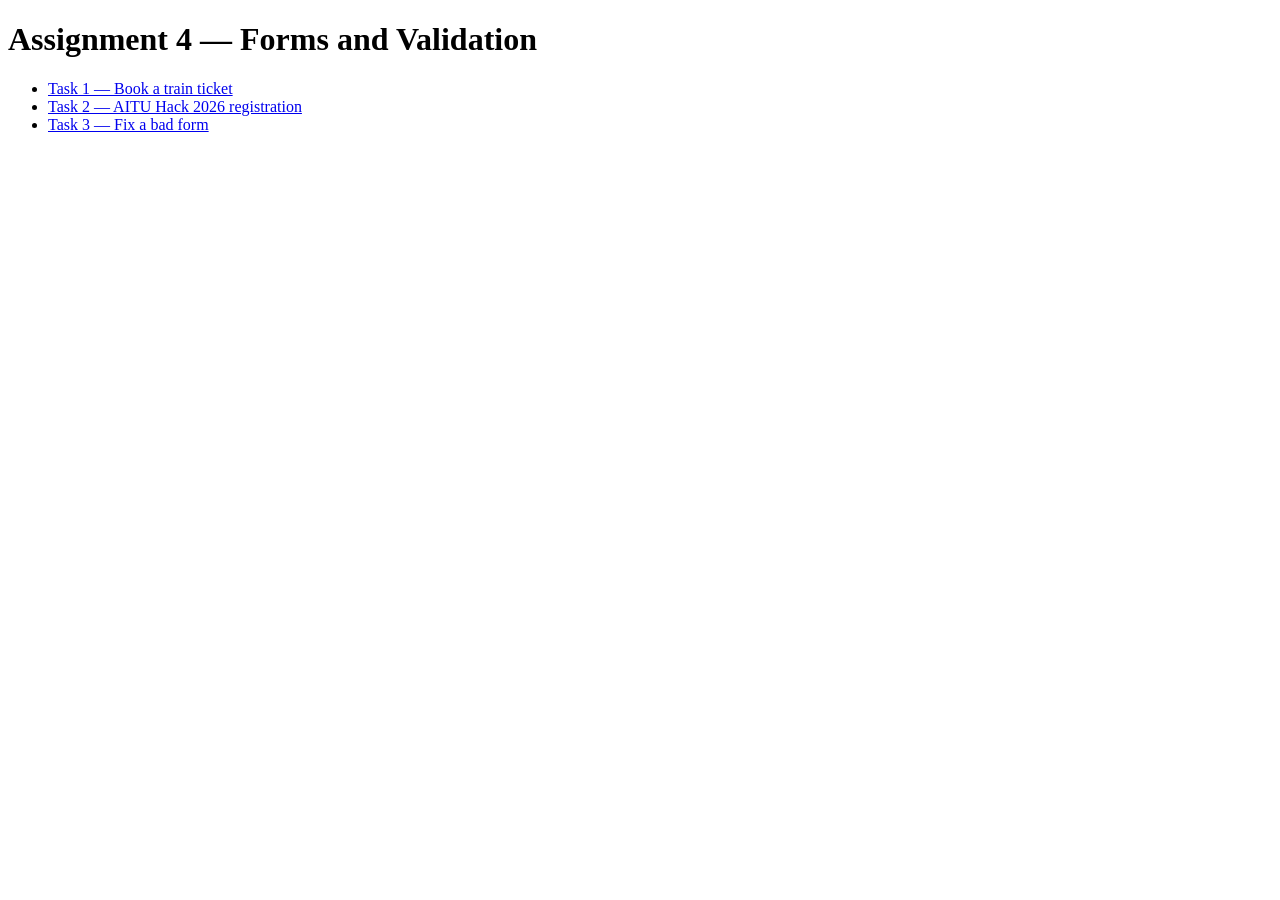
<file: index.html>
<!DOCTYPE html>
<html lang="en">
<head>
  <meta charset="UTF-8">
  <meta name="viewport" content="width=device-width, initial-scale=1.0">
  <title>Assignment 4 — Forms and Validation</title>
</head>
<body>
  <h1>Assignment 4 — Forms and Validation</h1>
  <ul>
    <li><a href="task1.html">Task 1 — Book a train ticket</a></li>
    <li><a href="task2.html">Task 2 — AITU Hack 2026 registration</a></li>
    <li><a href="task3.html">Task 3 — Fix a bad form</a></li>
  </ul>
</body>
</html>
</file>
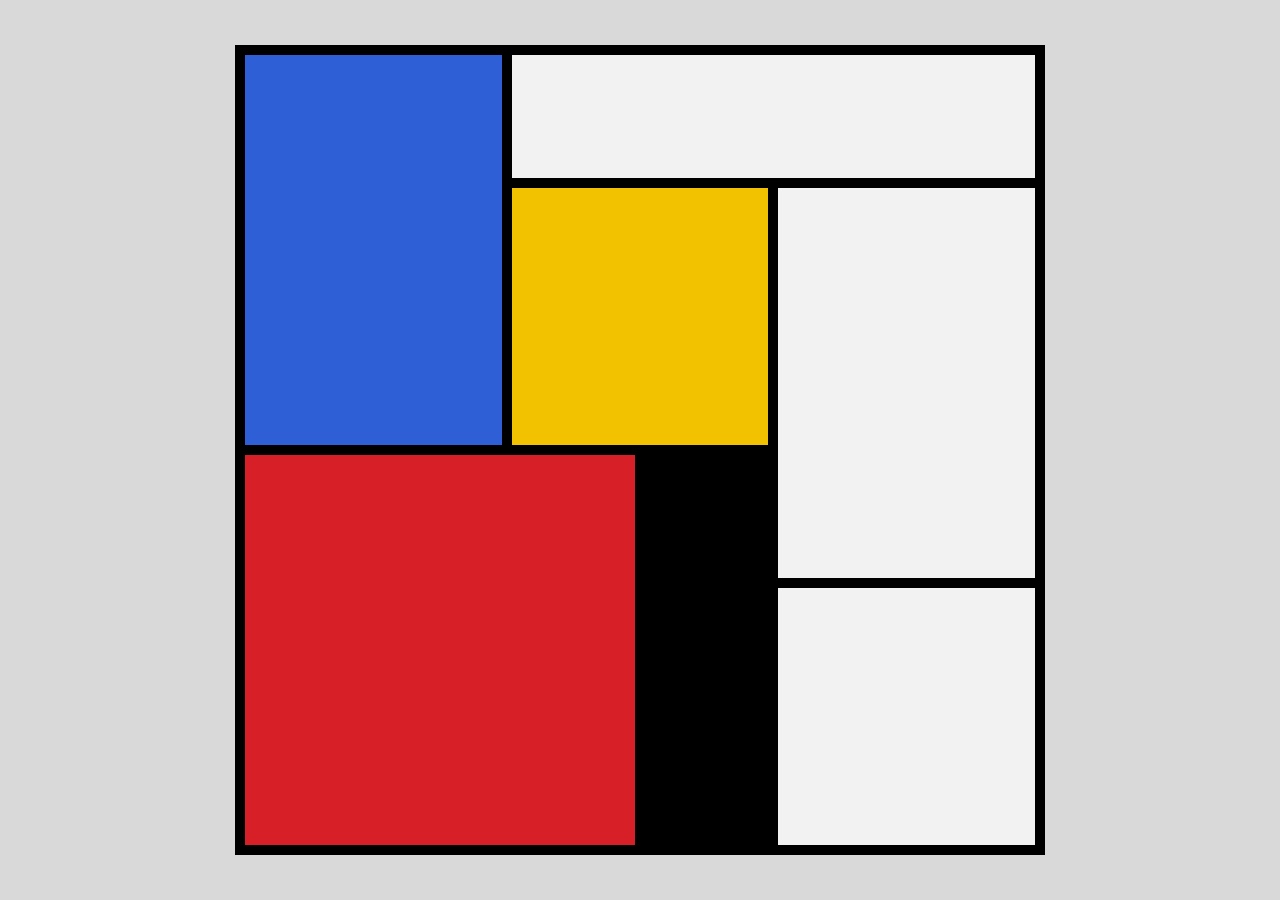
<file: task1/index.html>
<!DOCTYPE html>
<html lang="en">
<head>
  <meta charset="UTF-8">
  <meta name="viewport" content="width=device-width, initial-scale=1.0">
  <title>Task 1 - Geometric Composition</title>
  <link rel="stylesheet" href="style.css">
</head>
<body>
  <div class="composition">
    <div class="block blue"></div>
    <div class="block top-strip"></div>
    <div class="block yellow"></div>
    <div class="block light-1"></div>
    <div class="block red"></div>
    <div class="block black"></div>
    <div class="block light-2"></div>
  </div>
</body>
</html>
</file>
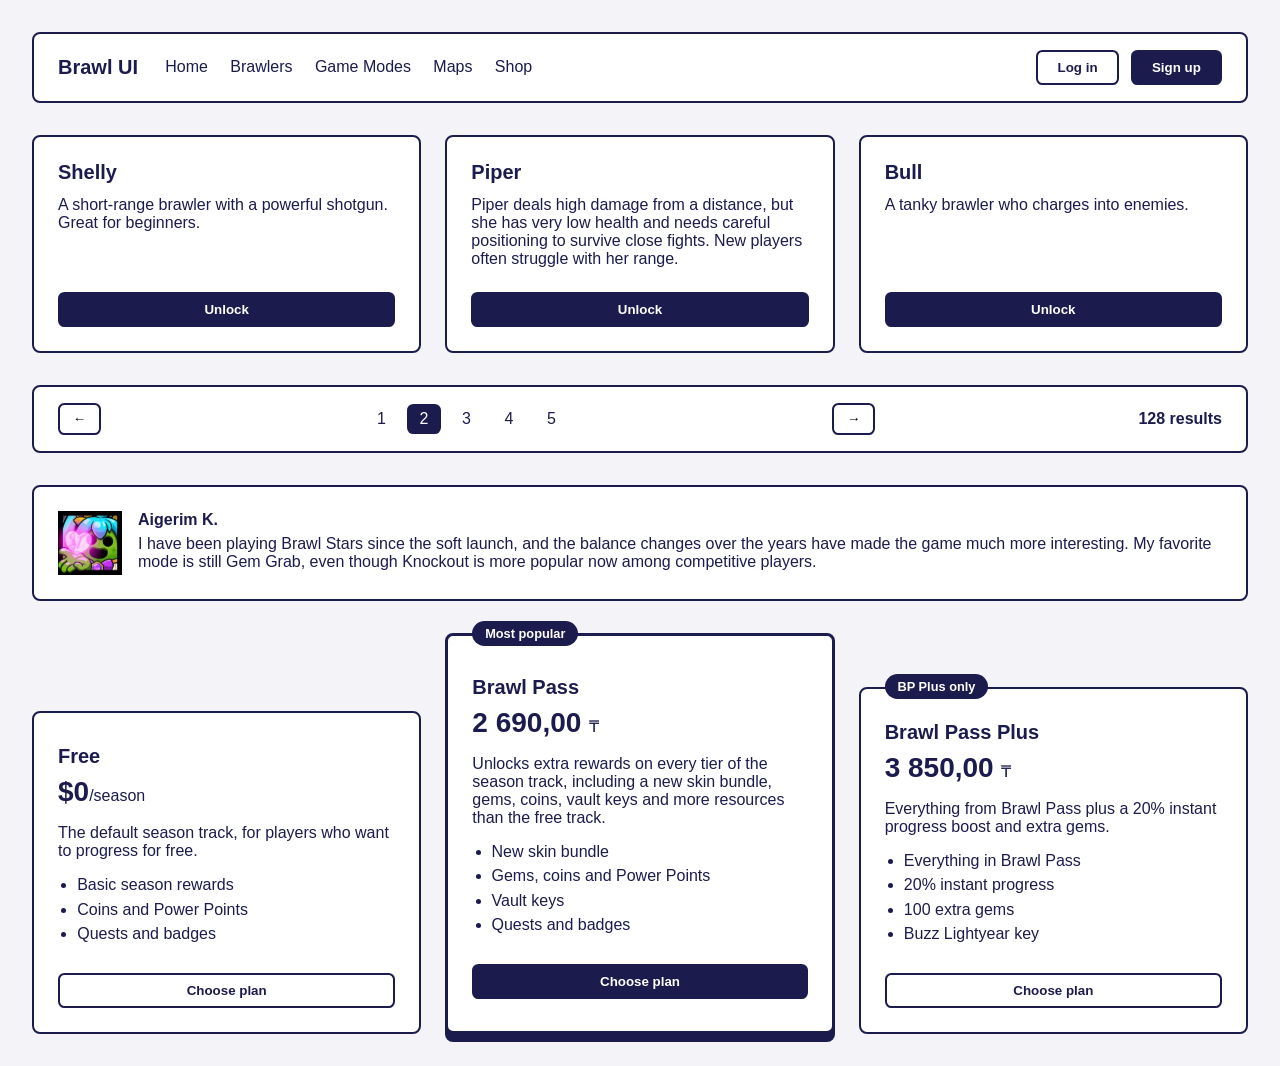
<file: task2/index.html>
<!DOCTYPE html>
<html lang="en">
<head>
  <meta charset="UTF-8">
  <meta name="viewport" content="width=device-width, initial-scale=1.0">
  <title>Task 2 - Component Library (Flexbox)</title>
  <link rel="stylesheet" href="style.css">
</head>
<body>

  <nav class="navbar">
    <div class="navbar__logo">Brawl UI</div>
    <ul class="navbar__links">
      <li><a href="#">Home</a></li>
      <li><a href="#">Brawlers</a></li>
      <li><a href="#">Game Modes</a></li>
      <li><a href="#">Maps</a></li>
      <li><a href="#">Shop</a></li>
    </ul>
    <div class="navbar__buttons">
      <button class="btn btn--ghost">Log in</button>
      <button class="btn btn--primary">Sign up</button>
    </div>
  </nav>


  <section class="cards">
    <article class="card">
      <h3 class="card__title">Shelly</h3>
      <p class="card__text">A short-range brawler with a powerful shotgun. Great for beginners.</p>
      <button class="btn btn--primary">Unlock</button>
    </article>

    <article class="card">
      <h3 class="card__title">Piper</h3>
      <p class="card__text">Piper deals high damage from a distance, but she has very low health and needs careful positioning to survive close fights. New players often struggle with her range.</p>
      <button class="btn btn--primary">Unlock</button>
    </article>

    <article class="card">
      <h3 class="card__title">Bull</h3>
      <p class="card__text">A tanky brawler who charges into enemies.</p>
      <button class="btn btn--primary">Unlock</button>
    </article>
  </section>

    
  <nav class="pagination" aria-label="Pagination">
    <button class="pagination__arrow" aria-label="Previous page">&larr;</button>

    <ul class="pagination__pages">
      <li><a href="#">1</a></li>
      <li><a href="#" class="is-active">2</a></li>
      <li><a href="#">3</a></li>
      <li><a href="#">4</a></li>
      <li><a href="#">5</a></li>
    </ul>

    <button class="pagination__arrow" aria-label="Next page">&rarr;</button>

    <span class="pagination__count">128 results</span>
  </nav>

  <div class="comment">
    <img class="comment__avatar" src="images/avatar.jpeg" alt="Avatar of the comment author">
    <div class="comment__body">
      <p class="comment__author">Aigerim K.</p>
      <p class="comment__text">I have been playing Brawl Stars since the soft launch, and the balance changes over the years have made the game much more interesting. My favorite mode is still Gem Grab, even though Knockout is more popular now among competitive players.</p>
    </div>
  </div>

  <section class="pricing">
    <article class="plan">
      <h3 class="plan__title">Free</h3>
      <p class="plan__price">$0<span>/season</span></p>
      <p class="plan__desc">The default season track, for players who want to progress for free.</p>
      <ul class="plan__features">
        <li>Basic season rewards</li>
        <li>Coins and Power Points</li>
        <li>Quests and badges</li>
      </ul>
      <button class="btn btn--ghost">Choose plan</button>
    </article>

    <article class="plan plan--recommended">
      <p class="plan__badge">Most popular</p>
      <h3 class="plan__title">Brawl Pass</h3>
      <p class="plan__price">2 690,00 <span>₸</span></p>
      <p class="plan__desc">Unlocks extra rewards on every tier of the season track, including a new skin bundle, gems, coins, vault keys and more resources than the free track.</p>
      <ul class="plan__features">
        <li>New skin bundle</li>
        <li>Gems, coins and Power Points</li>
        <li>Vault keys</li>
        <li>Quests and badges</li>
      </ul>
      <button class="btn btn--primary">Choose plan</button>
    </article>

    <article class="plan">
      <p class="plan__badge">BP Plus only</p>
      <h3 class="plan__title">Brawl Pass Plus</h3>
      <p class="plan__price">3 850,00 <span>₸</span></p>
      <p class="plan__desc">Everything from Brawl Pass plus a 20% instant progress boost and extra gems.</p>
      <ul class="plan__features">
        <li>Everything in Brawl Pass</li>
        <li>20% instant progress</li>
        <li>100 extra gems</li>
        <li>Buzz Lightyear key</li>
      </ul>
      <button class="btn btn--ghost">Choose plan</button>
    </article>
  </section>
</body>
</html>
</file>
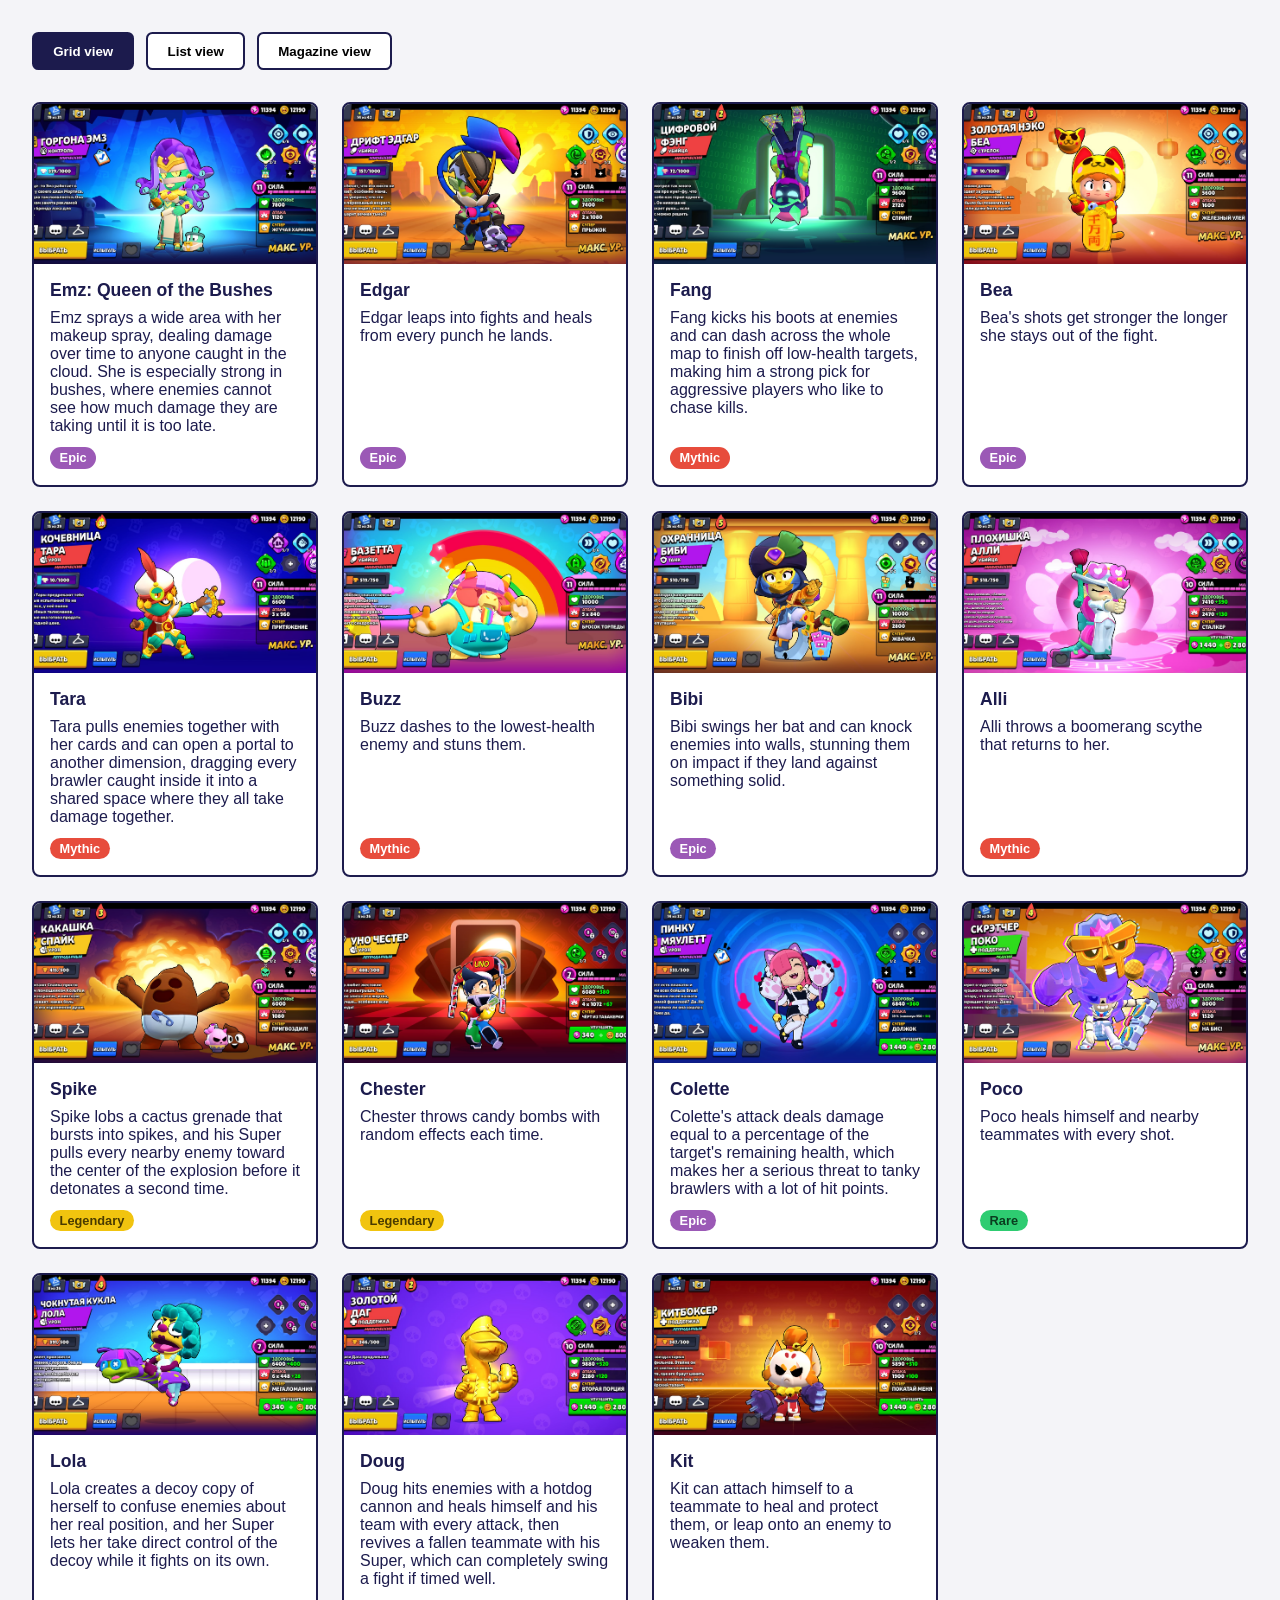
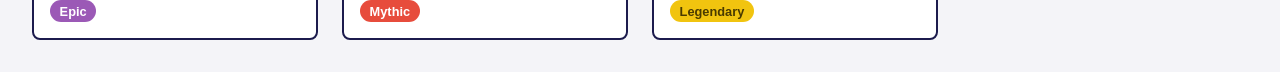
<file: task3/index.html>
<!DOCTYPE html>
<html lang="en">
<head>
  <meta charset="UTF-8">
  <meta name="viewport" content="width=device-width, initial-scale=1.0">
  <title>Task 3 - Three Layouts, One Markup</title>
  <link rel="stylesheet" href="style.css">
</head>
<body>

  <div class="switcher">
   <button class="switcher__btn is-active" data-mode="grid">Grid view</button>
   <button class="switcher__btn" data-mode="list">List view</button>
   <button class="switcher__btn" data-mode="magazine">Magazine view</button>
  </div>

  <div class="items items--grid" id="items">

    <article class="item item--lead">
      <img class="item__img" src="images/emz.jpeg" alt="Emz artwork">
      <div class="item__body">
        <h2 class="item__title">Emz: Queen of the Bushes</h2>
        <p class="item__text">Emz sprays a wide area with her makeup spray, dealing damage over time to anyone caught in the cloud. She is especially strong in bushes, where enemies cannot see how much damage they are taking until it is too late.</p>
        <span class="item__date rarity-epic">Epic</span>
      </div>
    </article>

    <article class="item">
      <img class="item__img" src="images/edgar.jpeg" alt="Edgar artwork">
      <div class="item__body">
        <h2 class="item__title">Edgar</h2>
        <p class="item__text">Edgar leaps into fights and heals from every punch he lands.</p>
        <span class="item__date rarity-epic">Epic</span>
      </div>
    </article>

    <article class="item">
      <img class="item__img" src="images/fang.jpeg" alt="Fang artwork">
      <div class="item__body">
        <h2 class="item__title">Fang</h2>
        <p class="item__text">Fang kicks his boots at enemies and can dash across the whole map to finish off low-health targets, making him a strong pick for aggressive players who like to chase kills.</p>
        <span class="item__date rarity-mythic">Mythic</span>
      </div>
    </article>

    <article class="item">
      <img class="item__img" src="images/bea.jpeg" alt="Bea artwork">
      <div class="item__body">
        <h2 class="item__title">Bea</h2>
        <p class="item__text">Bea's shots get stronger the longer she stays out of the fight.</p>
        <span class="item__date rarity-epic">Epic</span>
      </div>
    </article>

    <article class="item">
      <img class="item__img" src="images/tara.jpeg" alt="Tara artwork">
      <div class="item__body">
        <h2 class="item__title">Tara</h2>
        <p class="item__text">Tara pulls enemies together with her cards and can open a portal to another dimension, dragging every brawler caught inside it into a shared space where they all take damage together.</p>
        <span class="item__date rarity-mythic">Mythic</span>
      </div>
    </article>

    <article class="item">
      <img class="item__img" src="images/bazz.jpeg" alt="Buzz artwork">
      <div class="item__body">
        <h2 class="item__title">Buzz</h2>
        <p class="item__text">Buzz dashes to the lowest-health enemy and stuns them.</p>
        <span class="item__date rarity-mythic">Mythic</span>
      </div>
    </article>

    <article class="item">
      <img class="item__img" src="images/bibi.jpeg" alt="Bibi artwork">
      <div class="item__body">
        <h2 class="item__title">Bibi</h2>
        <p class="item__text">Bibi swings her bat and can knock enemies into walls, stunning them on impact if they land against something solid.</p>
        <span class="item__date rarity-epic">Epic</span>
      </div>
    </article>

    <article class="item">
      <img class="item__img" src="images/alli.jpeg" alt="Alli artwork">
      <div class="item__body">
        <h2 class="item__title">Alli</h2>
        <p class="item__text">Alli throws a boomerang scythe that returns to her.</p>
        <span class="item__date rarity-mythic">Mythic</span>
      </div>
    </article>

    <article class="item">
      <img class="item__img" src="images/spaik.jpeg" alt="Spike artwork">
      <div class="item__body">
        <h2 class="item__title">Spike</h2>
        <p class="item__text">Spike lobs a cactus grenade that bursts into spikes, and his Super pulls every nearby enemy toward the center of the explosion before it detonates a second time.</p>
        <span class="item__date rarity-legendary">Legendary</span>
      </div>
    </article>

    <article class="item">
      <img class="item__img" src="images/chester.jpeg" alt="Chester artwork">
      <div class="item__body">
        <h2 class="item__title">Chester</h2>
        <p class="item__text">Chester throws candy bombs with random effects each time.</p>
        <span class="item__date rarity-legendary">Legendary</span>
      </div>
    </article>

    <article class="item">
      <img class="item__img" src="images/collete.jpeg" alt="Colette artwork">
      <div class="item__body">
        <h2 class="item__title">Colette</h2>
        <p class="item__text">Colette's attack deals damage equal to a percentage of the target's remaining health, which makes her a serious threat to tanky brawlers with a lot of hit points.</p>
        <span class="item__date rarity-epic">Epic</span>
      </div>
    </article>

    <article class="item">
      <img class="item__img" src="images/poco.jpeg" alt="Poco artwork">
      <div class="item__body">
        <h2 class="item__title">Poco</h2>
        <p class="item__text">Poco heals himself and nearby teammates with every shot.</p>
        <span class="item__date rarity-rare">Rare</span>
      </div>
    </article>

    <article class="item">
      <img class="item__img" src="images/lola.jpeg" alt="Lola artwork">
      <div class="item__body">
        <h2 class="item__title">Lola</h2>
        <p class="item__text">Lola creates a decoy copy of herself to confuse enemies about her real position, and her Super lets her take direct control of the decoy while it fights on its own.</p>
        <span class="item__date rarity-epic">Epic</span>
      </div>
    </article>

        <article class="item">
      <img class="item__img" src="images/doug.jpeg" alt="Doug artwork">
      <div class="item__body">
        <h2 class="item__title">Doug</h2>
        <p class="item__text">Doug hits enemies with a hotdog cannon and heals himself and his team with every attack, then revives a fallen teammate with his Super, which can completely swing a fight if timed well.</p>
        <span class="item__date rarity-mythic">Mythic</span>
      </div>
    </article>

    <article class="item">
      <img class="item__img" src="images/kit.jpeg" alt="Kit artwork">
      <div class="item__body">
        <h2 class="item__title">Kit</h2>
        <p class="item__text">Kit can attach himself to a teammate to heal and protect them, or leap onto an enemy to weaken them.</p>
        <span class="item__date rarity-legendary">Legendary</span>
      </div>
    </article>

  </div>

</body>
</html>
</file>
<file: task1/style.css>
* {
  box-sizing: border-box;
}

body {
  margin: 0;
  min-height: 100vh;
  display: flex;
  align-items: center;
  justify-content: center;
  background-color: #d9d9d9;
}

.composition {
  width: 90vmin;
  height: 90vmin;
  display: grid;
  grid-template-columns: repeat(6, 1fr);
  grid-template-rows: repeat(6, 1fr);
  gap: 10px;
  background-color: black;
  border: 10px solid black;
}

.block {
  background-color: white;
}

.blue {
  grid-column: 1 / 3;
  grid-row: 1 / 4;
  background-color: #2f5fd6;
}

.top-strip {
  grid-column: 3 / 7;
  grid-row: 1 / 2;
  background-color: #f2f2f2;
}

.yellow {
  grid-column: 3 / 5;
  grid-row: 2 / 4;
  background-color: #f2c200;
}

.light-1 {
  grid-column: 5 / 7;
  grid-row: 2/ 5;
  background-color: #f2f2f2;
}

.red {
  grid-column: 1 / 4;
  grid-row: 4 / 7;
  background-color: #d61f26;
}

.black {
  grid-column: 4 / 5;
  grid-row: 4 / 7;
  background-color: #000000;
}

.light-2 {
  grid-column: 5 / 7;
  grid-row: 5 / 7;
  background-color: #f2f2f2;
}
</file>
<file: task2/style.css>
* {
  box-sizing: border-box;
}

body {
  margin: 0;
  padding: 2rem;
  background-color: #f4f4f8;
  color: #1c1b4d;
  font-family: Verdana, sans-serif;
}

a {
  color: inherit;
  text-decoration: none;
}


.navbar {
  display: flex;
  align-items: center;
  gap: 1.5rem;
  padding: 1rem 1.5rem;
  background-color: #ffffff;
  border: 2px solid #1c1b4d;
  border-radius: 0.5rem;
  margin-bottom: 2rem;
}

.navbar__logo {
  font-weight: 700;
  font-size: 1.25rem;
  white-space: nowrap;
}

.navbar__links {
  display: flex;
  flex-wrap: wrap;
  gap: 1rem;
  margin: 0;
  padding: 0;
  list-style: none;
}

.navbar__links a {
  padding: 0.4rem 0.2rem;
}

.navbar__links a:hover {
  color: #d61f26;
}

.navbar__buttons {
  display: flex;
  gap: 0.75rem;
  margin-left: auto;
}

.btn {
  padding: 0.5rem 1.2rem;
  border-radius: 0.4rem;
  border: 2px solid #1c1b4d;
  font-weight: 700;
  cursor: pointer;
}

.btn--ghost {
  background-color: transparent;
  color: #1c1b4d;
}

.btn--primary {
  background-color: #1c1b4d;
  color: #ffffff;
}


.cards {
  display: flex;
  flex-wrap: wrap;
  gap: 1.5rem;
  margin-bottom: 2rem;
}

.card {
  flex: 1 1 15rem;
  display: flex;
  flex-direction: column;
  padding: 1.5rem;
  background-color: #ffffff;
  border: 2px solid #1c1b4d;
  border-radius: 0.5rem;
}

.card__title {
  margin: 0 0 0.75rem;
  font-size: 1.25rem;
}

.card__text {
  margin: 0 0 1.5rem;
  flex-grow: 1;
}


.pagination {
  display: flex;
  align-items: center;
  flex-wrap: wrap;
  gap: 1rem;
  padding: 1rem 1.5rem;
  background-color: #ffffff;
  border: 2px solid #1c1b4d;
  border-radius: 0.5rem;
  margin-bottom: 2rem;
}

.pagination__pages {
  display: flex;
  gap: 0.5rem;
  list-style: none;
  margin: 0 auto;
  padding: 0;
}

.pagination__pages a {
  display: inline-block;
  padding: 0.4rem 0.8rem;
  border-radius: 0.4rem;
}

.pagination__pages a.is-active {
  background-color: #1c1b4d;
  color: #ffffff;
}

.pagination__arrow {
  background: transparent;
  border: 2px solid #1c1b4d;
  border-radius: 0.4rem;
  padding: 0.4rem 0.8rem;
  cursor: pointer;
}

.pagination__count {
  margin-left: auto;
  white-space: nowrap;
  font-weight: 700;
}


.comment {
  display: flex;
  gap: 1rem;
  padding: 1.5rem;
  background-color: #ffffff;
  border: 2px solid #1c1b4d;
  border-radius: 0.5rem;
  margin-bottom: 2rem;
}

.comment__avatar {
  width: 4rem;
  height: 4rem;
  border-radius: 0%;
  flex-shrink: 0;
  object-fit: cover;
}

.comment__body {
  flex: 1 1 auto;
  min-width: 0;
}

.comment__author {
  margin: 0 0 0.4rem;
  font-weight: 700;
}

.comment__text {
  margin: 0;
}



.pricing {
  display: flex;
  flex-wrap: wrap;
  align-items: flex-end;
  gap: 1.5rem;
}

.plan {
  flex: 1 1 15rem;
  display: flex;
  flex-direction: column;
  position: relative;
  padding: 2rem 1.5rem 1.5rem;
  background-color: #ffffff;
  border: 2px solid #1c1b4d;
  border-radius: 0.5rem;
}

.plan--recommended {
  padding-top: 2.5rem;
  padding-bottom: 2rem;
  border-width: 3px;
  box-shadow: 0 8px 0 #1c1b4d;
}

.plan__badge {
  position: absolute;
  top: -0.9rem;
  left: 1.5rem;
  margin: 0;
  padding: 0.3rem 0.8rem;
  background-color: #1c1b4d;
  color: #ffffff;
  font-size: 0.8rem;
  font-weight: 700;
  border-radius: 999px;
}

.plan__title {
  margin: 0 0 0.5rem;
  font-size: 1.25rem;
}

.plan__price {
  margin: 0 0 1rem;
  font-size: 1.75rem;
  font-weight: 700;
}

.plan__price span {
  font-size: 1rem;
  font-weight: 400;
}

.plan__desc {
  margin: 0 0 1rem;
}

.plan__features {
  flex-grow: 1;
  margin: 0 0 1.5rem;
  padding-left: 1.2rem;
}

.plan__features li {
  margin-bottom: 0.4rem;
}
</file>
<file: task3/style.css>
* {
  box-sizing: border-box;
}

body {
  margin: 0;
  padding: 2rem;
  background-color: #f4f4f8;
  color: #1c1b4d;
  font-family: Verdana, sans-serif;
}

.switcher {
  display: flex;
  gap: 0.75rem;
  margin-bottom: 2rem;
}

.switcher__btn {
  padding: 0.6rem 1.2rem;
  background-color: #ffffff;
  border: 2px solid #1c1b4d;
  border-radius: 0.4rem;
  font-weight: 700;
  cursor: pointer;
}

.switcher__btn.is-active {
  background-color: #1c1b4d;
  color: #ffffff;
}


.item {
  display: flex;
  flex-direction: column;
  background-color: #ffffff;
  border: 2px solid #1c1b4d;
  border-radius: 0.5rem;
  overflow: hidden;
}

.item__img {
  width: 100%;
  height: 10rem;
  object-fit: cover;
}

.item__body {
  display: flex;
  flex-direction: column;
  flex-grow: 1;
  padding: 1rem;
}

.item__title {
  margin: 0 0 0.5rem;
  font-size: 1.1rem;
}

.item__text {
  margin: 0 0 0.75rem;
  flex-grow: 1;
}

.item__date {
  align-self: flex-start;
  padding: 0.2rem 0.6rem;
  background-color: #f4f4f8;
  border-radius: 999px;
  font-size: 0.8rem;
  font-weight: 700;
}

.item__date.rarity-rare {
  background-color: #2ecc71;
  color: #0a3d1f;
}

.item__date.rarity-epic {
  background-color: #9b59b6;
  color: #ffffff;
}

.item__date.rarity-mythic {
  background-color: #e74c3c;
  color: #ffffff;
}

.item__date.rarity-legendary {
  background-color: #f1c40f;
  color: #4a3b00;
}

/*grid*/
.items--grid {
  display: grid;
  grid-template-columns: repeat(auto-fit, minmax(15rem, 1fr));
  gap: 1.5rem;
}

/* list */
.items--list {
  display: flex;
  flex-direction: column;
  gap: 1rem;
}

.items--list .item {
  flex-direction: row;
  align-items: stretch;
}

.items--list .item__img {
  width: 10rem;
  height: auto;
  flex-shrink: 0;
}

.items--list .item__body {
  flex-direction: row;
  align-items: center;
  flex-wrap: wrap;
  gap: 1rem;
}

.items--list .item__title {
  margin: 0;
  flex: 0 0 12rem;
}

.items--list .item__text {
  margin: 0;
  flex: 1 1 15rem;
}

.items--list .item__date {
  margin-left: auto;
  align-self: center;
}

/* Magazine */

.items--magazine {
  display: grid;
  grid-template-columns: repeat(auto-fit, minmax(12rem, 1fr));
  grid-auto-rows: 12rem;
  gap: 1.5rem;
}

.items--magazine .item--lead {
  grid-column: span 2;
  grid-row: span 2;
}

.items--magazine .item--lead .item__img {
  height: 100%;
}

.items--magazine .item__img {
  height: 8rem;
}
</file>
